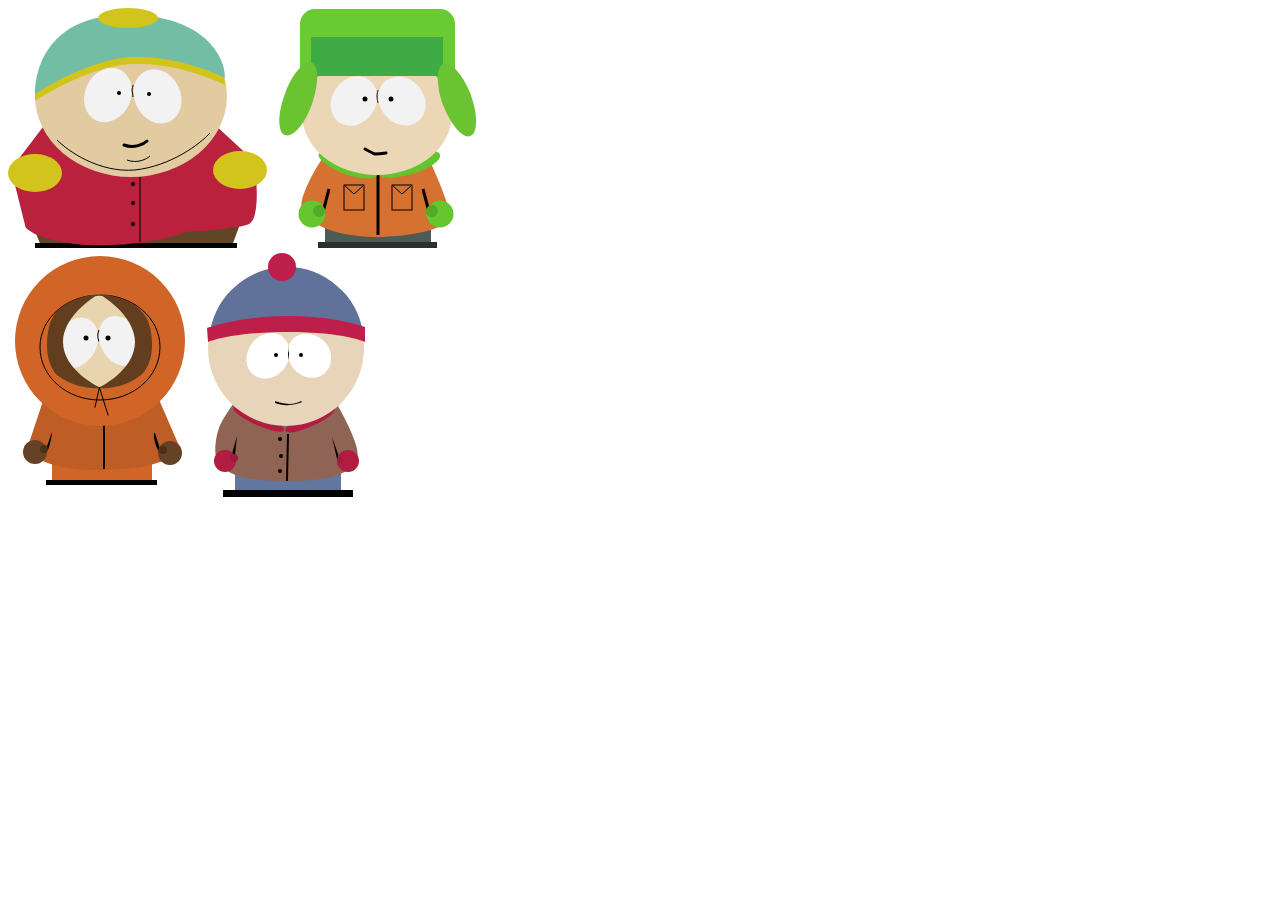
<file: lw14/index.html>
<!DOCTYPE html>
<html lang="ru">
<head>
	<meta charset='utf-8'>
	<title>lw14</title>

</head>
<body>
	<img src="img/kartman.svg" alt="Kartman">
	<img src="img/kyle.svg" alt="Kyle"><br>

	<canvas id="kenny" width='195' height='260' ></canvas>
	<canvas id="sten" width='195' height='260' ></canvas>

	<script src="scripts/script.js"></script>
</body>
</html>
</file>
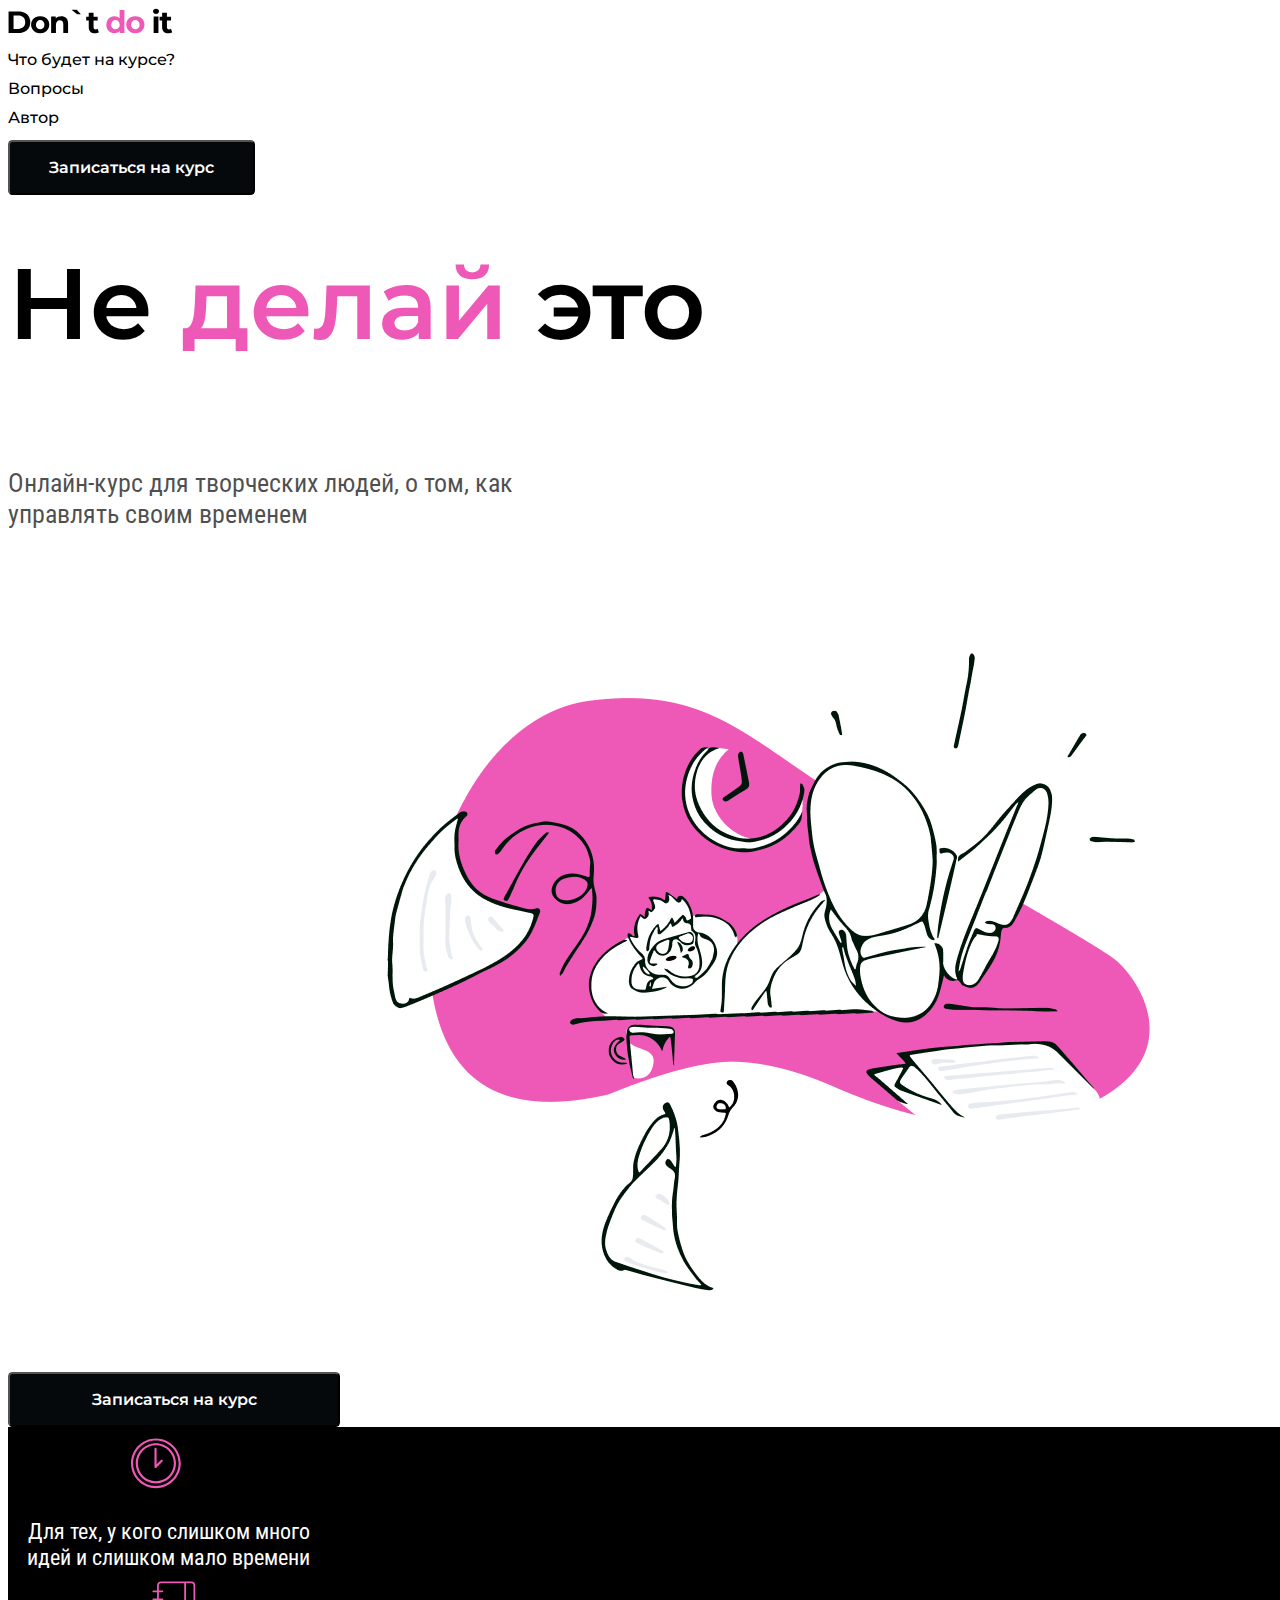
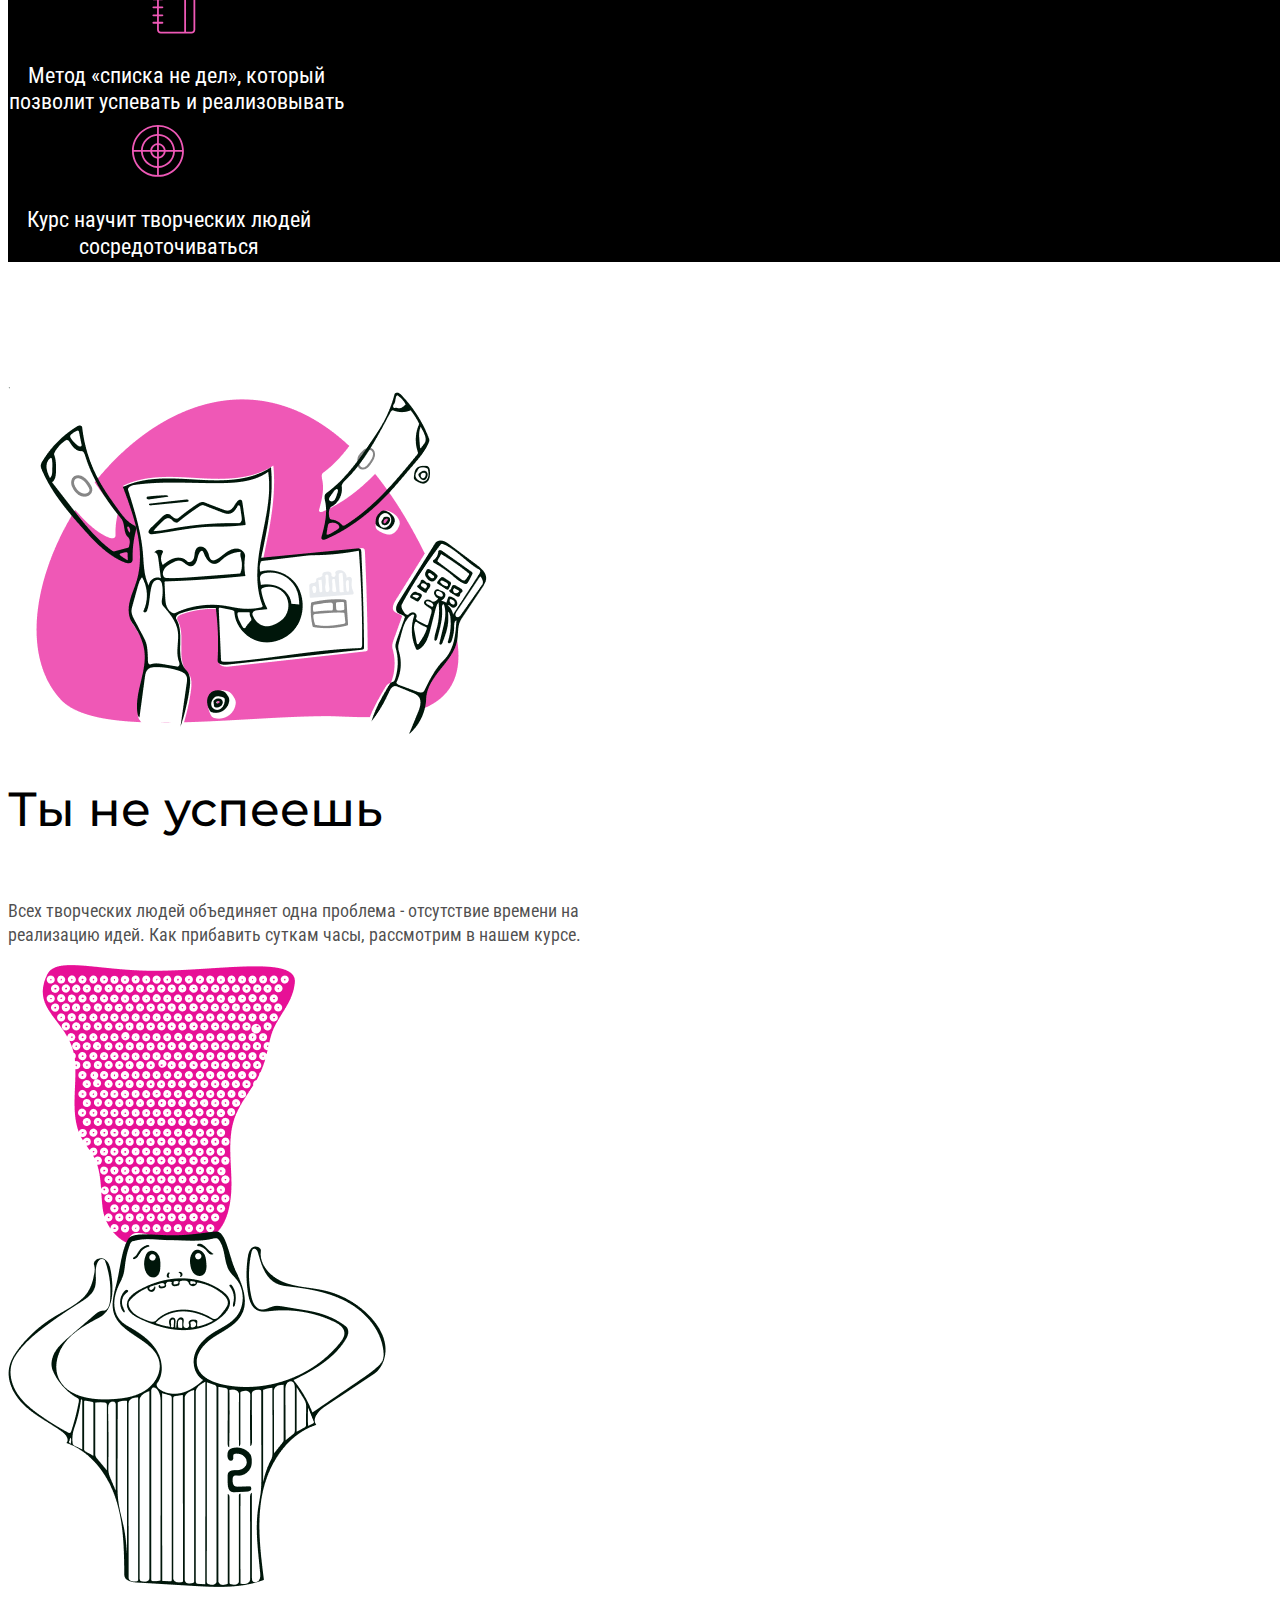
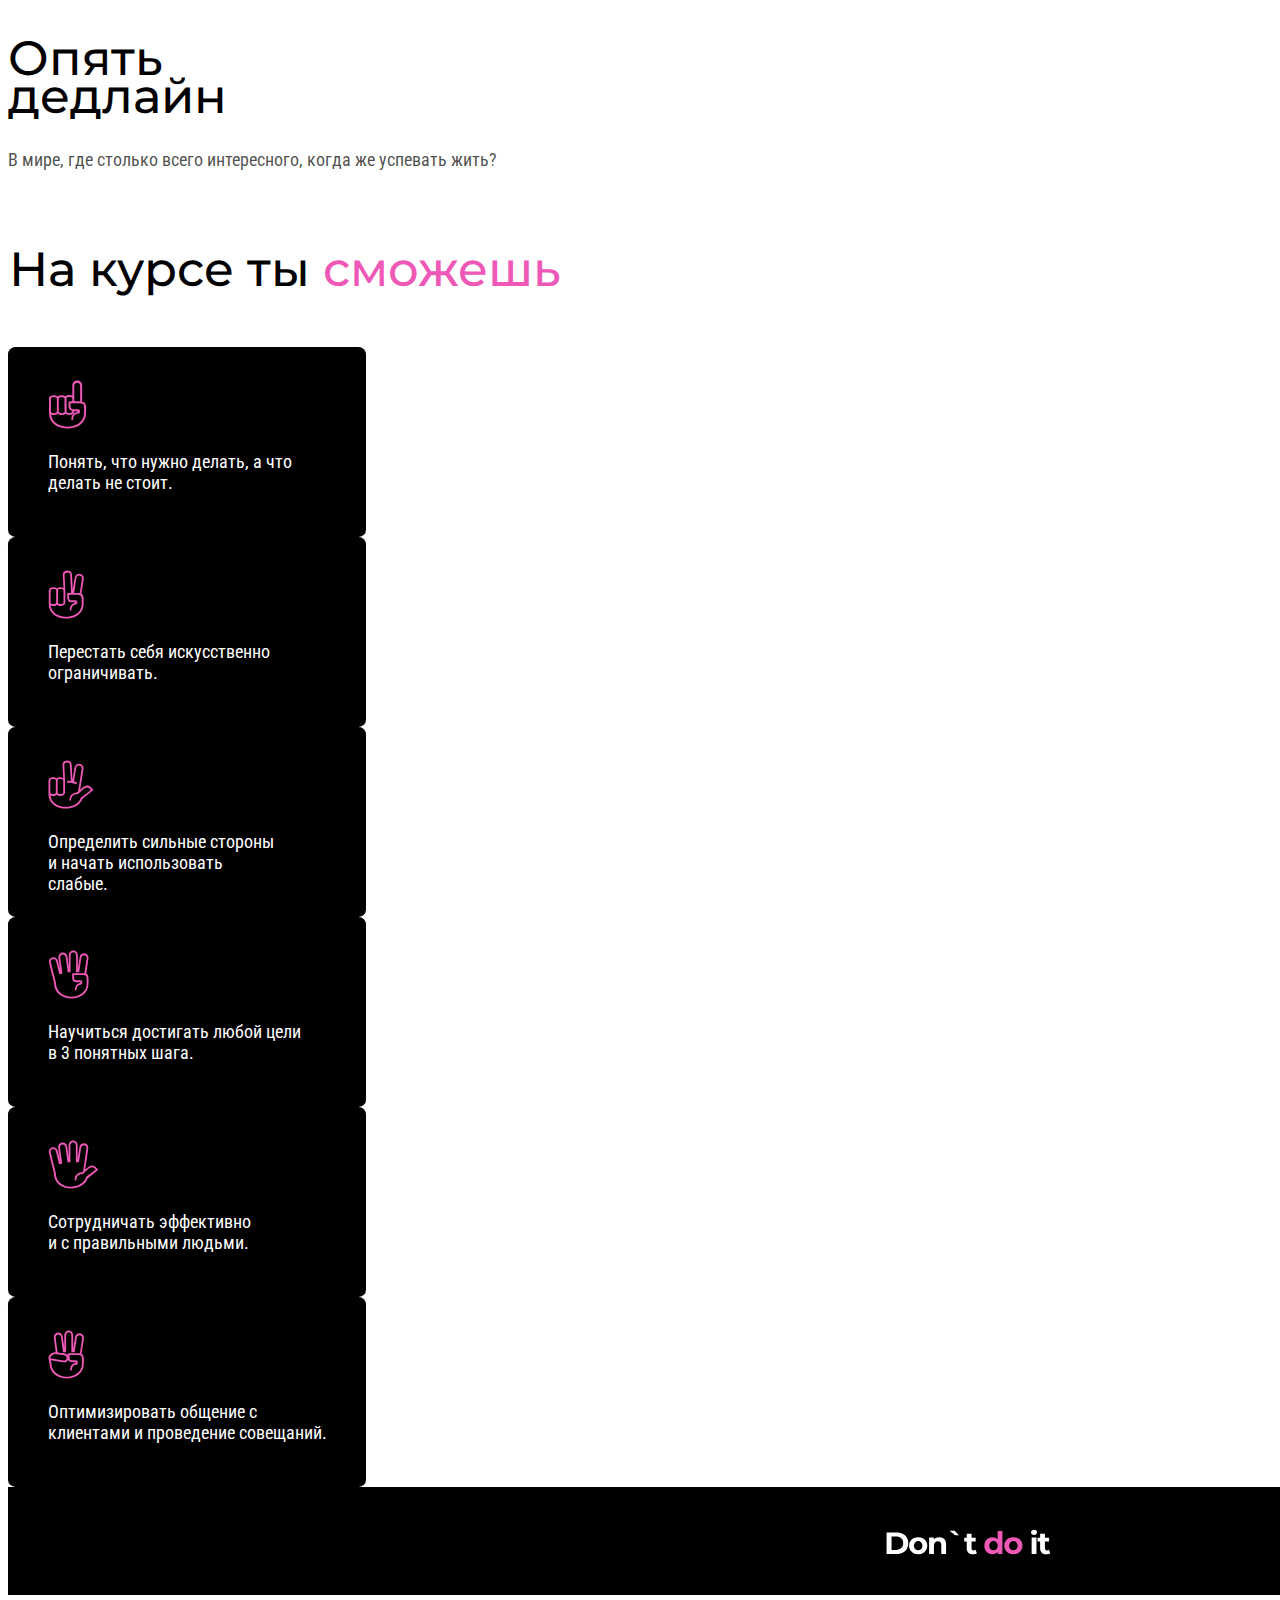
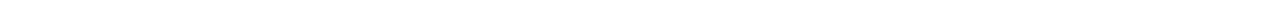
<file: lw5/index.html>
<!DOCTYPE html>
<html lang="ru">
<head>
  <meta charset="UTF-8">
  <title>Don't do it</title>
  <link rel="stylesheet" type="text/css" href="css/style.css">
  <link rel="preconnect" href="https://fonts.googleapis.com/%22%3E">
  <link rel="preconnect" href="https://fonts.gstatic.com/" crossorigin>
  <link href="https://fonts.googleapis.com/css2?family=Montserrat:wght@500;600&family=Roboto+Condensed&display=swap" rel="stylesheet">
</head>
<body>
  <div class="header">
  	<img class="header__logo" src="images/logo.svg" alt="Don't do it">
  	<nav class="header__nav-bar">
  		<p class="header__text text_what-will">Что будет на курсе?</p>
  		<p class="header__text text_questions">Вопросы</p>
  		<p class="header__text text_author">Автор</p>
  	</nav>
  	<button class="header__button button-register">
      Записаться на курс
    </button>
  <div class="top">
  	<h1 class="top__title">Не <span class="text_color">делай</span> это</h1>
  	<p class="top__text">Онлайн-курс для творческих людей, о том, как управлять своим временем </p>
  	<button class="top__button button-register">
  		Записаться на курс
  	</button>
  	<img class="top__image" src="images/done.png"  alt="image">
  </div>
  <div class="short-description">
  	<div class="short-description__time">
      <img class="short-description__image image-time" src="images/time.svg" alt="time">
      <p class="short-description__text text-time">Для тех, у кого слишком много идей и слишком мало времени</p>
  	</div>
  	<div class="short-description__notebook">
      <img class="short-description__image image-notebook" src="images/notebook.svg" alt="notebook">
      <p class="short-description__text text-notebook">Метод «списка не дел», который позволит успевать и 
      реализовывать</p>
  	</div>
  	<div class="short-description__target ">
      <img class="short-description__image image-target" src="images/target.svg" alt="time">
      <p class="short-description__text text-target">Курс научит творческих людей сосредоточиваться</p>
  	</div>  	  	
  </div>
  <div class="blog">
  	<div class="blog__creation">
  	  <img src="images/finances.png" alt="image">
  	  <p class="blog__title title-creation">Ты не успеешь</p>
  	  <p class="blog__text text-creation">Всех творческих людей объединяет одна проблема - отсутствие 
  	  времени на реализацию идей. Как прибавить суткам часы, рассмотрим в нашем курсе.</p>
  	</div>
  	<div class="blog__deadline">
  	  <img src="images/mind_blowing.png" alt="image">
  	  <p class="blog__title title-deadline">Опять дедлайн</p>
  	  <p class="blog__text text-deadline">В мире, где столько всего интересного, когда же успевать 
  	  жить?</p>
  	</div>  	
  </div>
  <div class="about-course">
  	<p class="about-course__title">На курсе ты <span class="text_color">сможешь</span></p>
  	<div class="about-course__first-step about-course_box">
  	  <img class="about-course__images" src="images/finger_one.svg" alt="finger one">
  	  <p class="about-course__first-step-text first-step-text">Понять, что нужно делать, а что делать не
  	   стоит.</p>
  	</div>
  	<div class="about-course__second-step about-course_box">
  	  <img class="about-course__images" src="images/finger_two.svg" alt="finger two">
  	  <p class="about-course__second-step-text second-step-text">Перестать себя искусственно 
  	  ограничивать.</p>
  	</div>  
  	<div class="about-course__third-step about-course_box">
  	  <img class="about-course__images" src="images/finger_three.svg" alt="finger three">
  	  <p class="about-course__third-step_text third-step-text">Определить сильные стороны 
	  и начать использовать слабые.</p>
  	</div> 
  	<div class="about-course__fourth-step about-course_box">
  	  <img class="about-course__images" src="images/finger_four.svg" alt="finger four">
  	  <p class="about-course__fourth-step_text fourth-step-text">Научиться достигать любой цели в 3 
  	  понятных шага.</p>
  	</div> 
  	<div class="about-course__fifth-step about-course_box">
  	  <img class="about-course__images" src="images/finger_five.svg" alt="finger five">
  	  <p class="about-course__fifth-step_text fifth-step-text">Сотрудничать эффективно и с правильными 
  	  людьми.</p>
  	</div> 
  	<div class="about-course__sixth-step about-course_box">
  	  <img class="about-course__images" src="images/finger_six.svg" alt="finger six">
  	  <p class="about-course__sixth-step_text sixth-step-text">Оптимизировать общение с клиентами 
  	  и проведение совещаний.</p>
  	</div>  		
  </div>
  <div class="footer">
  	<img class="footer__image" src="images/logo_footer.svg" alt="logo">
  </div>
</body>
</html>
</file>
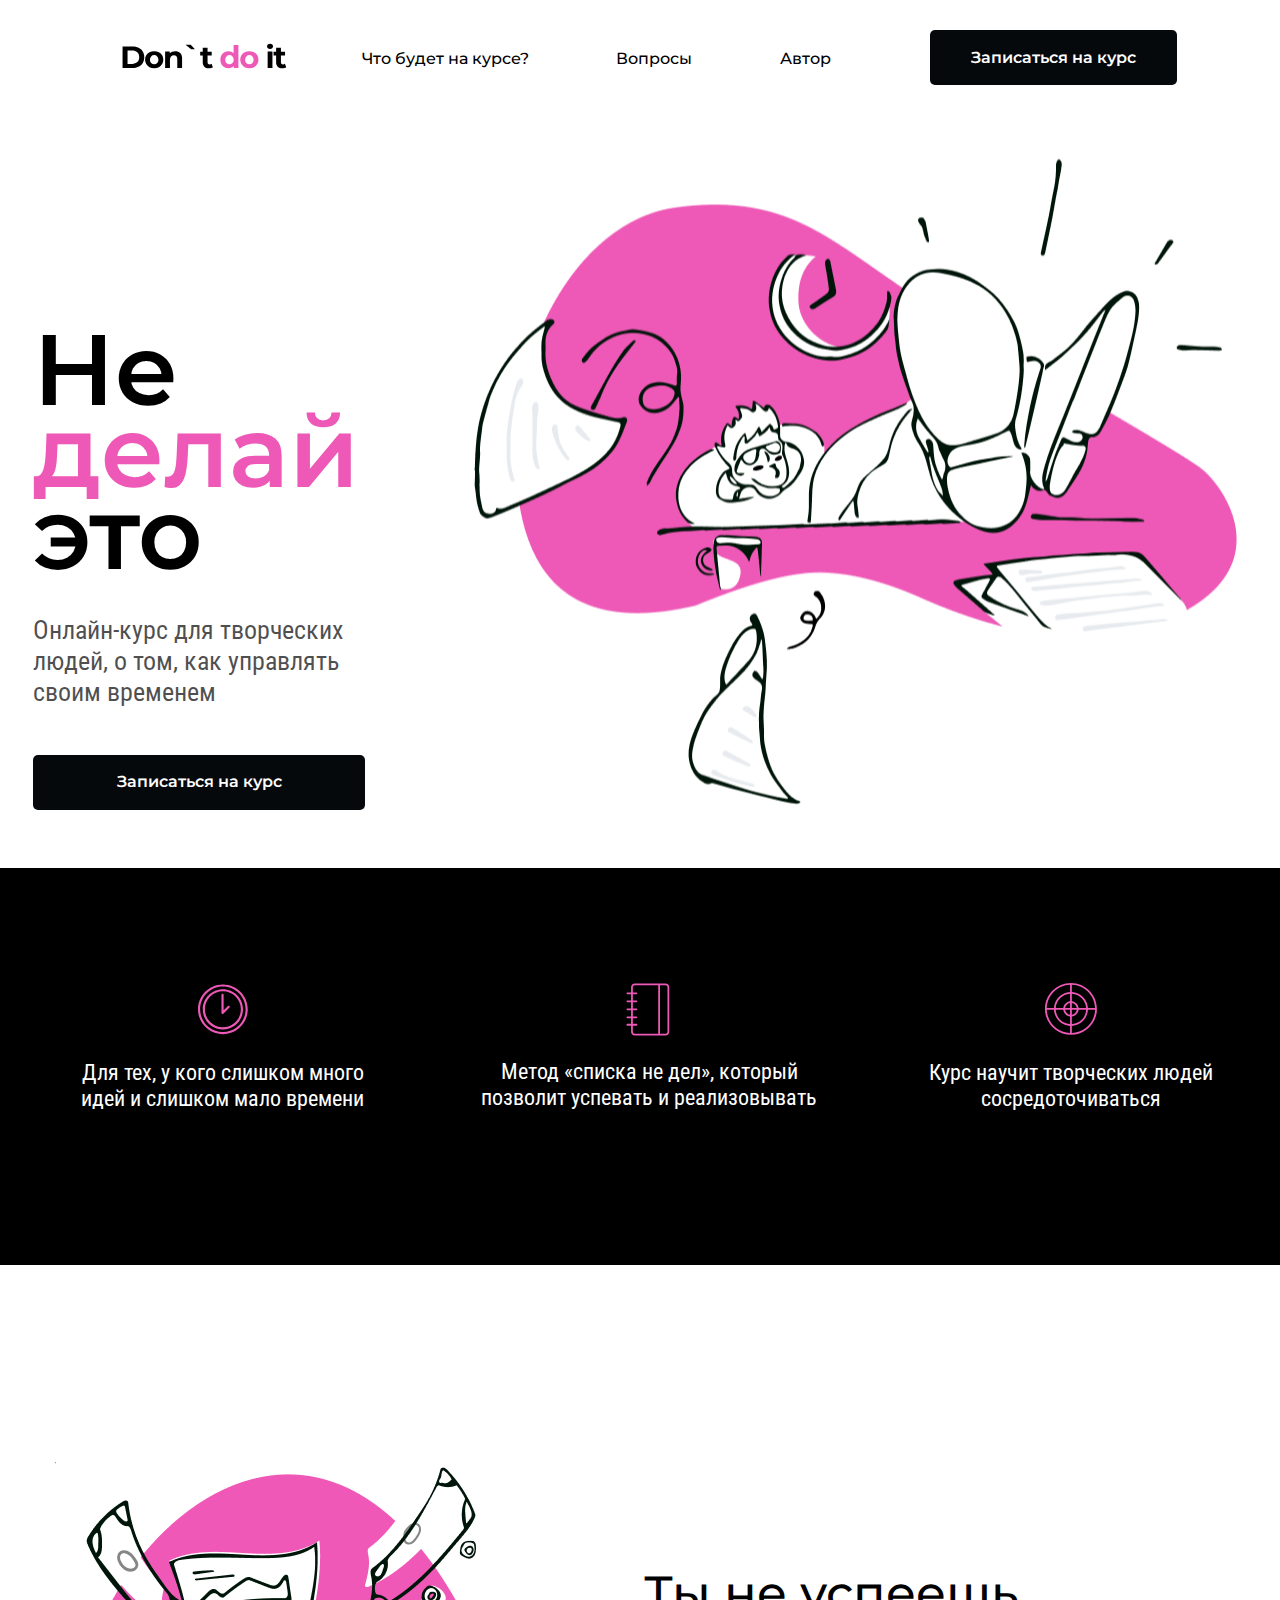
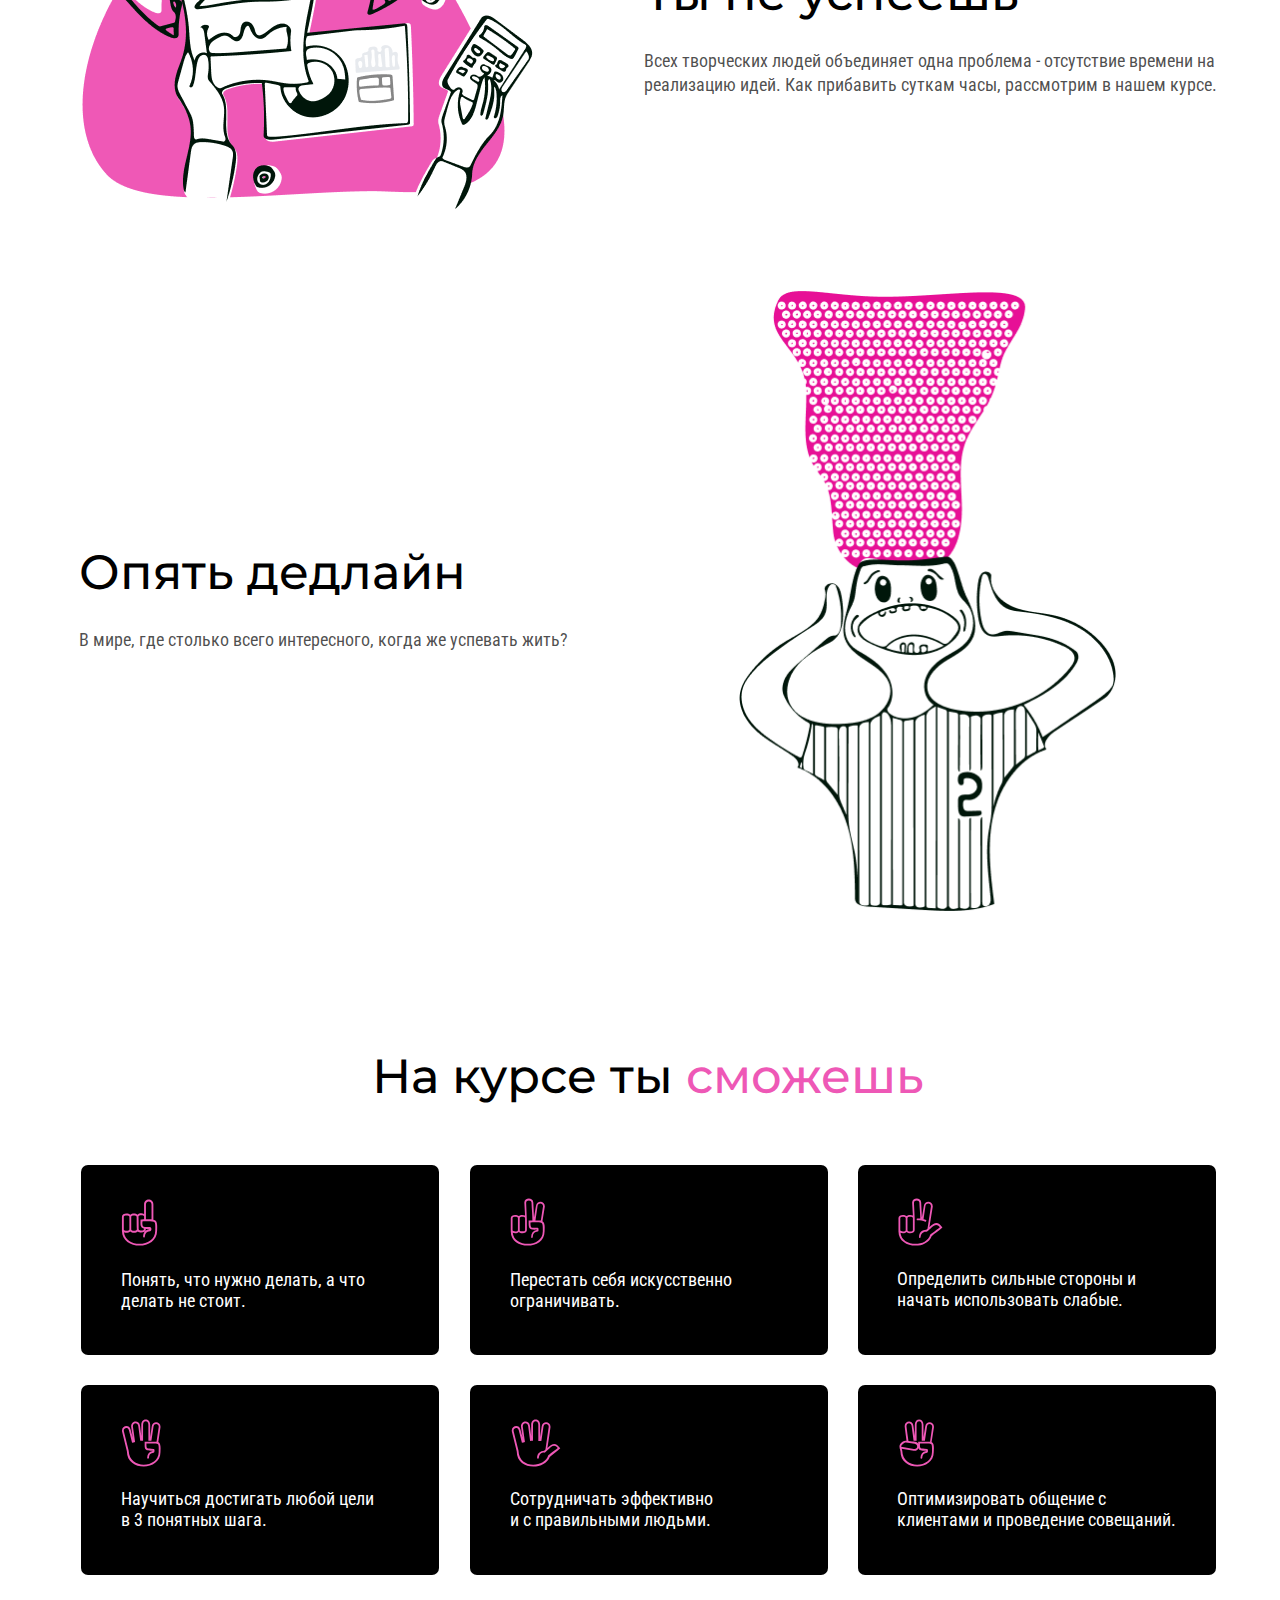
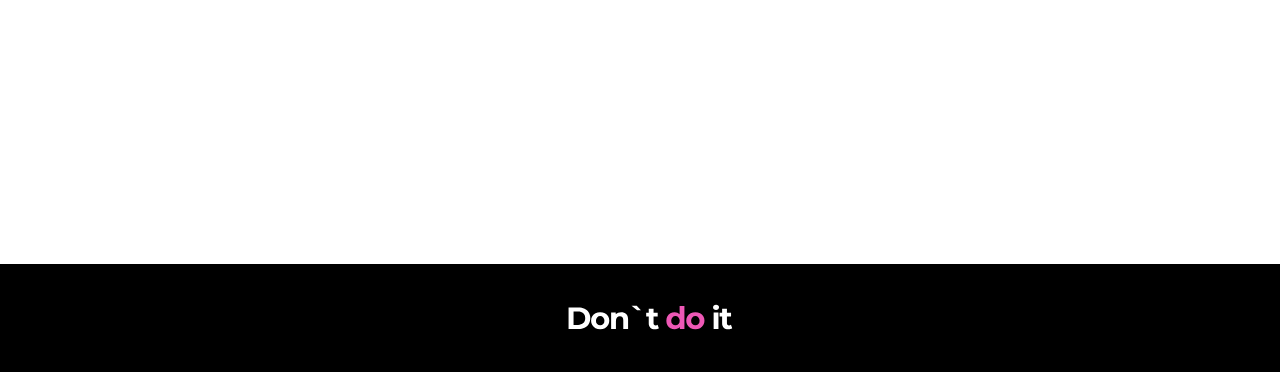
<file: lw6/index.html>
<!DOCTYPE html>
<html lang="ru">
<head>
  <meta charset="UTF-8">
  <title>Don't do it</title>
  <link rel="stylesheet" type="text/css" href="css/style.css">
  <link rel="preconnect" href="https://fonts.googleapis.com/%22%3E">
  <link rel="preconnect" href="https://fonts.gstatic.com/" crossorigin>
  <link href="https://fonts.googleapis.com/css2?family=Montserrat:wght@500;600&family=Roboto+Condensed&display=swap" rel="stylesheet">
</head>
<body>
  <div class="header">
  	<img class="header__logo" src="images/logo.svg" alt="Don't do it">
    <div class="header__nav-bar">
      <nav class="header__link">
        <a href="#aboutCourse" class="header__text text_what-will">Что будет на курсе?</a>
        <a href="#" class="header__text text_questions">Вопросы</a>
        <a href="#" class="header__text text_author">Автор</a>
      </nav>
  	<button class="header__button button-register">
      Записаться на курс
    </button>
    </div>
  </div>  
  <div class="main">
    <div class="top">
      <div class="top__info">
        <h1 class="top__title">Не <span class="text_color">делай</span> это</h1>
        <p class="top__text">Онлайн-курс для творческих людей, о том, как управлять своим временем </p>
        <button class="top__button button-register">
          Записаться на курс
        </button>
      </div>
      <img class="top__image" src="images/done.png"  alt="image">
    </div>
    <div class="short-description">
      <div class="short-descritpion__content">
        <div class="short-description__time">
          <img class="short-description__image image-time" src="images/time.svg" alt="time">
          <p class="short-description__text text-time short-description_text">Для тех, у кого слишком много идей и слишком мало времени</p>
        </div>
        <div class="short-description__notebook">
          <img class="short-description__image image-notebook" src="images/notebook.svg" alt="notebook">
          <p class="short-description__text text-notebook short-description_text">Метод «списка не дел», который позволит успевать и 
          реализовывать</p>
        </div>
        <div class="short-description__target ">
          <img class="short-description__image image-target" src="images/target.svg" alt="time">
          <p class="short-description__text text-target short-description_text">Курс научит творческих людей сосредоточиваться</p>
        </div>  
      </div>	  	
    </div>
    <div class="blog">
      <div class="blog__creation">
        <img class="blog__finances_image" src="images/finances.png" alt="image">
        <div class="finances_content">
          <p class="blog__title title-creation">Ты не успеешь</p>
          <p class="blog__text text-creation">
            Всех творческих людей объединяет одна проблема - отсутствие 
            времени на реализацию идей. Как прибавить суткам часы, рассмотрим в нашем курсе.
          </p>
        </div>
      </div>
      <div class="blog__deadline">
        <div class="deadline_content">
          <p class="blog__title title-deadline">Опять дедлайн</p>
          <p class="blog__text text-deadline">
            В мире, где столько всего интересного, когда же успевать жить?
          </p>
        </div>
        <img class="blog__blowing_image" src="images/mind_blowing.png" alt="image">
      </div>  	
    </div>
    <div class="about-course" id="aboutCourse">
      <p class="about-course__title">На курсе ты <span class="text_color">сможешь</span></p>
      <div class="about-course-tiles">
        <div class="about-course-box">
          <img class="about-course__images image_first" src="images/finger_one.svg" alt="finger one">
          <p class="about-course__text first-step-text">
            Понять, что нужно делать, а что делать не стоит.
          </p>
        </div>
        <div class="about-course-box">
          <img class="about-course__images image_second" src="images/finger_two.svg" alt="finger two">
          <p class="about-course__text second-step-text">Перестать себя искусственно 
          ограничивать.</p>
        </div>  
        <div class="about-course-box">
          <img class="about-course__images image_third" src="images/finger_three.svg" alt="finger three">
          <p class="about-course__text third-step-text">Определить сильные стороны 
        и начать использовать слабые.</p>
        </div> 
        <div class="about-course-box">
          <img class="about-course__images image_fourth" src="images/finger_four.svg" alt="finger four">
          <p class="about-course__text fourth-step-text">Научиться достигать любой цели в 3 
          понятных шага.</p>
        </div> 
        <div class="about-course-box">
          <img class="about-course__images image_fifth" src="images/finger_five.svg" alt="finger five">
          <p class="about-course__text fifth-step-text">Сотрудничать эффективно и с правильными 
          людьми.</p>
        </div> 
        <div class="about-course-box">
          <img class="about-course__images image_sixth" src="images/finger_six.svg" alt="finger six">
          <p class="about-course__text sixth-step-text">Оптимизировать общение с клиентами 
          и проведение совещаний.</p>
        </div>  
      </div>		
    </div>
  </div>
  <div class="footer">
  	<img class="footer__image" src="images/logo_footer.svg" alt="logo">
  </div>
</body>
</html>
</file>
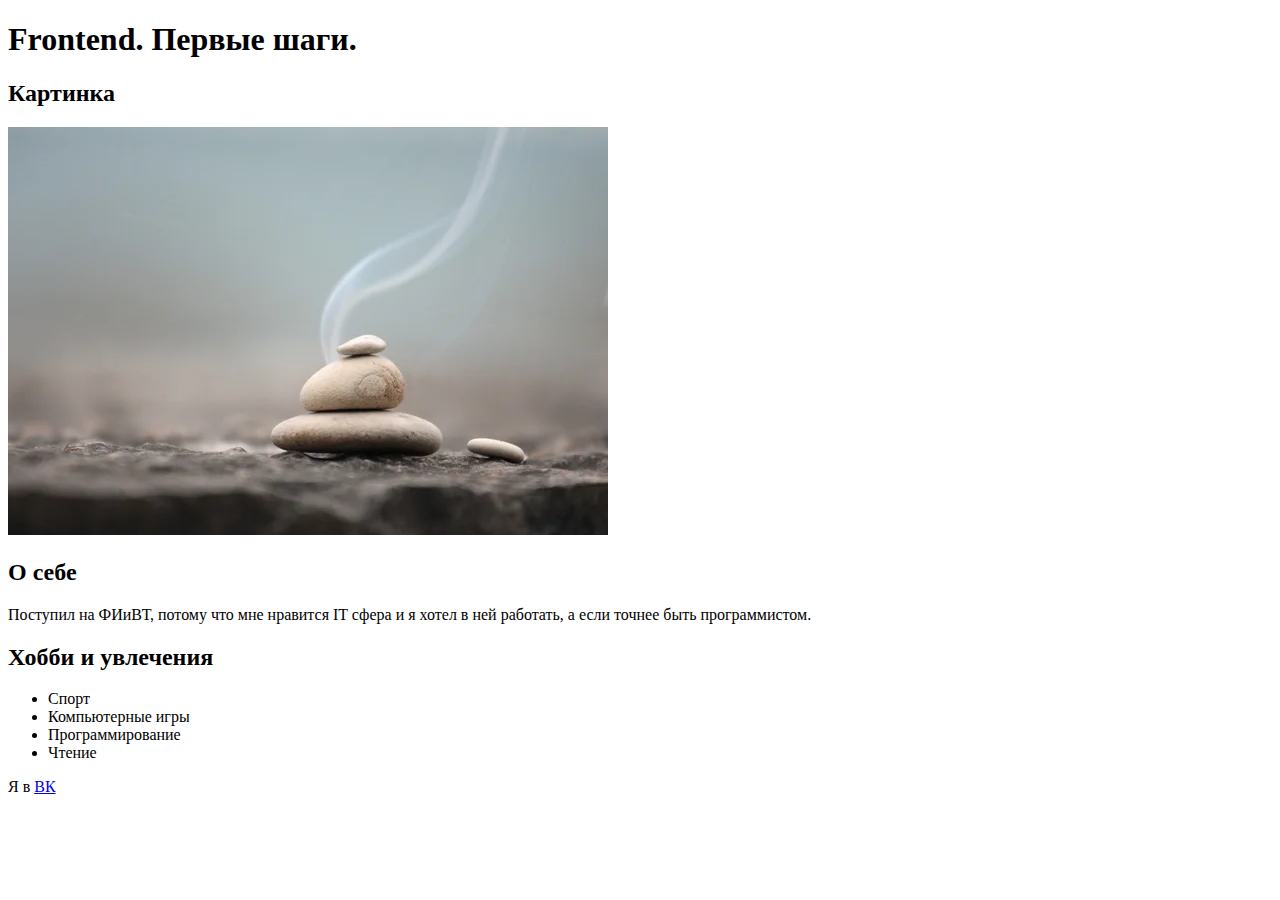
<file: lw4/task1.html>
<!DOCTYPE html>
<html lang="ru">
<head>
  <meta charset="UTF-8">
  <title>Frontend начало</title>
</head>
<body>
  <header>
    <h1>Frontend. Первые шаги.</h1>
  </header>
  <section>
    <h2>Картинка</h2>
	<img src="stone.jpg" alt="Картинка"/>
	<h2>О себе</h2>
	<p>
	  Поступил на ФИиВТ, потому что мне нравится IT сфера и я хотел в ней работать, а если точнее быть программистом.
	</p>
	<h2>Хобби и увлечения</h2>
	<ul>
	  <li>Спорт</li>
	  <li>Компьютерные игры</li>
	  <li>Программирование</li>
	  <li>Чтение</li>
	</ul>
  </section>
  <footer>
   <p>
     Я в <a href="https://vk.com/in1or" target="_blank">ВК</a>
   </p>
  </footer>
</body>
</html>
</file>
<file: lw5/css/style.css>
.header__nav-bar
{
	font: normal 500 16px/0.8 'Montserrat';
	color: #000;
}

.text_what-will
{
	width: 171px;
}

.text_questions
{
	width: 77px;
}

.text_author
{
	width: 51px;
}

.header__button
{
	width: 247px;
	height: 55px;
	background: #05090c;
	border-radius: 4.59px;
	font: normal 600 16px/1 'Montserrat';	
	color: #fff;	
}

.top__button
{
	width: 332px;
	height: 55px;
	background: #05090c;
	border-radius: 4.59px;
	font: normal 600 16px/1 'Montserrat';
	color: #fff;		
}

.top__title
{
	width: 745px;
	height: 138.31px;
	font: normal 600 100px/0.82 'Montserrat';
	color: #000;
}

.top__text
{
	width: 545px;
	height: 62px;
	font: normal 400 26px/1.2 'Roboto Condensed';
	color: rgba(0, 0, 0, 0.7);
}

.text_color
{
	color: #ee58b6;
}

.short-description
{
	width: 1920px;
	background: #000;
}

.short-description__time
{
	width: 285px;
	height: 145px;
}

.image-time
{
	margin-top: 5.41px;
	margin-left: 118px;
}

.text-time
{
	padding: 0px 0px 0px 9px;
	width: 303px;
	height: 52px;
	font: normal 400 22px/1.2 'Roboto Condensed';
	color: #fff;
	text-align: center;
}

.short-description__notebook
{
	width: 337px;
	height: 145px;
}

.image-notebook
{
	margin-top: 4.42px;
	margin-left: 135.42px;
}

.text-notebook
{
	width: 337px;
	height: 52px;
	font: normal 400 22px/1.2 'Roboto Condensed';
	color: #fff;
	text-align: center;
}

.short-description__target
{
	width: 293px;
	height: 145px;
}

.image-target
{
	margin-top: 3.93px;
	margin-left: 119.99px;
}

.text-target
{
	padding: 0px 0px 0px 9px;
	width: 303.95px;
	height: 52px;
	font: normal 400 22px/1.2 'Roboto Condensed';
	color: #fff;	
	text-align: center;
}

.blog
{
	width: 1920px;
}

.blog__creation
{
	width: 1136px;
}

.title-creation
{
	width: 376px;
	height: 61px;
	font: normal 500 48px/38px 'Montserrat';
	color: #000;	
}

.text-creation
{
	width: 574px;
	height: 48px;
	font: normal 400 18px/24px 'Roboto Condensed';
	color: rgba(0, 0, 0, 0.7);
}

.blog__deadline
{
	width: 1135px;
}


.title-deadline
{
	width: 386px;
	height: 61px;
	font: normal 500 48px/38px 'Montserrat';
	color: #000;	
}

.text-deadline
{
	width: 574px;
	height: 44px;
	font: normal 400 18px/24px 'Roboto Condensed';
	color: rgba(0, 0, 0, 0.7);
}

.about-course
{
	width: 1920px;
}

.about-course__title
{
	width: 553px;
	height: 59px;
	font: normal 500 48px/59px 'Montserrat';
	text-align: center;
	color: #000;
}

.about-course__images
{
	padding: 33px 0px 0px 40px;
}

.about-course__first-step
{
	width: 358px;
	height: 190px;
	background: #000;
	border-radius: 7.35px;	
}

.first-step-text
{
	padding: 0px 0px 0px 40.25px;
	width: 269.77px;
	height: 51.5px;
	font: normal 400 18px/21px 'Roboto Condensed';
	color: #fff;
}

.about-course__second-step
{
	width: 358px;
	height: 190px;
	background: #000;
	border-radius: 7.35px;	
}

.second-step-text
{
	padding: 0px 0px 0px 40.25px;
	width: 269.77px;
	height: 51.5px;
	font: normal 400 18px/21px 'Roboto Condensed';
	color: #fff;
}

.about-course__third-step
{
	width: 358px;
	height: 190px;
	background: #000;
	border-radius: 7.35px;	
}

.third-step-text
{
	padding: 0px 0px 0px 40.25px;
	width: 238.77px;
	height: 51.5px;
	font: normal 400 18px/21px 'Roboto Condensed';
	color: #fff;
}

.about-course__fourth-step
{
	width: 358px;
	height: 190px;
	background: #000;
	border-radius: 7.35px;	
}

.fourth-step-text
{
	padding: 0px 0px 0px 40.25px;
	width: 263.77px;
	height: 51.5px;
	font: normal 400 18px/21px 'Roboto Condensed';
	color: #fff;
}

.about-course__fifth-step
{
	width: 358px;
	height: 190px;
	background: #000;
	border-radius: 7.35px;	
}

.fifth-step-text
{
	padding: 0px 0px 0px 40.25px;
	width: 209.77px;
	height: 51.5px;
	font: normal 400 18px/21px 'Roboto Condensed';
	color: #fff;
}

.about-course__sixth-step
{
	width: 358px;
	height: 190px;
	background: #000;
	border-radius: 7.35px;	
}

.sixth-step-text
{
	padding: 0px 0px 0px 40.25px;
	width: 286px;
	height: 52px;
	font: normal 400 18px/21px 'Roboto Condensed';
	color: #fff;
}

.footer
{
	width: 1920px;
	height: 108px;
	background: #000;	
}

.footer__image
{
	padding: 32px 876px;
	width: 167px;
	height: 48px;
	text-align: center;
	align-content: center;
}
</file>
<file: lw6/css/style.css>
*
{
    margin: 0;
	padding: 0;
}

.header
{	
	width: 100%;
	display: flex;
    justify-content: space-between;
    align-items: center;	
}

.header__logo
{
	margin-top: 27px;
	margin-left: 122px;
}

.header__nav-bar
{
	margin-top: 30px;
	margin-right: 103px;
	display: flex;
	flex-grow: 1;
	justify-content: flex-end;
}

.header__link
{
	margin-top: 4px;
	font: normal 500 16px/0.8 'Montserrat';
	color: #000;
	display: flex;
    justify-content: flex-end;
    align-items: center;	
}

.header__text
{
	text-decoration: none;
	color: #000;
}

.text_what-will
{
	max-width: 168px;
	margin-right: 87px;
}

.text_questions
{
	max-width: 77px;
	margin-right: 88px;
}

.text_author
{
	max-width: 51px;
	margin-right: 99px;
}

.header__button
{	
	position: relative;
	width: 247px;
}

.button-register
{
	height: 55px;
	background: #05090c;
	border-radius: 5px;
	font: normal 600 16px/1 'Montserrat';
	color: #fff;	
	border: none;	
}

.main
{
	margin-top: 30px;
	display: flex;
	flex-direction: column;
	align-items: center;
}

.top
{
	max-width: 1700px;
	display: flex;

}

.top__info
{
	max-width: 865px;
	padding-left: 33px;
	padding-top: 146px;
	margin-right: 14px;
}

.top__button
{
	width: 332px;
}

.top__title
{
	max-width: 745px;
	margin-top: 67px;
	font: normal 600 100px/0.82 'Montserrat';
	color: #000;
}

.top__text
{
	max-width: 545px;
	margin-top: 41px;
	font: normal 400 26px/1.2 'Roboto Condensed';
	color: rgba(0, 0, 0, 0.7);
}

.text_color
{
	color: #ee58b6;
}

.top__button
{
	margin-top: 46px;
}

.top__image
{
	margin-left: 34px;
	max-width: 849px;
}

.short-description
{
	margin-top: 58px;
	display: flex;
	width: 100%;
	background: #000;
	justify-content: center;
}

.short-descritpion__content
{	
	margin-bottom: 142px;
	max-width: 1158px;
	margin-top: 111px;
	padding-bottom: 11px;
	display: flex;
}

.short-description_text
{
	font: normal 400 22px/1.2 'Roboto Condensed';
	color: #fff;
}
/* --------------------------------- */
.short-description__time
{
	margin-right: 96px;
    margin-left: 10px;
    max-width: 303px;
	display: flex;
	flex-direction: column;
}

.image-time
{ 
	max-width: 60px;
	margin-left: 122px;
}

.text-time
{
	margin-top: 21px;
	text-align: center;
}
/* --------------------------------- */
.short-description__notebook
{
	margin-right: 95px;
	max-width: 358px;
	display: flex;
	flex-direction: column;
}

.image-notebook
{
	max-width: 61px;
	margin-left: 147px;
}

.text-notebook
{
	margin-top: 20px;
	text-align: center;
}
/* --------------------------------- */
.short-description__target
{
	width: 304px;
	display: flex;
	flex-direction: column;
	align-items: center;
}

.image-target
{
	margin-left: 1px;
}

.text-target
{
	margin-top: 21px;
	text-align: center;
}
/* --------------------------------- */
.blog
{
	display: flex;
	flex-direction: column;
	align-items: center;
	margin-top: 187px;
}

.blog__creation
{	
	margin-top: 0px;
	display: flex;
	justify-content: space-around;
}

.blog__finances_image
{
	margin-right: 108px;
	max-width: 538px;
	max-height: 361px;
}

.finances_content
{
	margin-top: 122px;
	margin-right: 9px;
}

.blog__deadline
{
	margin-top: 78px;
	display: flex;
	justify-content: flex-end;
}

.blog__blowing_image
{
	max-width: 377px;
	max-height: 620px;
	margin-right: 85px;
}

.deadline_content
{
	margin-top: 262px;
	margin-right: 171px;
}

.blog__title
{
	font: normal 500 48px/38px 'Montserrat';
	color: #000;	
}
.blog__text
{
	margin-top: 37px;
	max-width: 574px;
	font: normal 400 18px/24px 'Roboto Condensed';
	color: rgba(0, 0, 0, 0.7);
}

.about-course
{
	margin-top: 71px;
	max-width: 1235px;
	display: flex;
	flex-direction: column;
}

.about-course-tiles
{
	margin-top: 59px;
	margin-left: 47px;
	max-width: 1165px;
	display: flex;
	justify-content: space-between;
	flex-wrap: wrap;
}

.about-course__title
{	
	margin-top: 65px;
	margin-left: 16px;
	font: normal 500 48px/59px 'Montserrat';
	text-align: center;
	color: #000;
}


.about-course-box
{
	margin-right: 30px;
	margin-bottom: 30px;
	display: flex;
	flex-grow: 1;
	flex-direction: column;
	max-width: 358px;
	max-height: 190px;
	background: #000;
	border-radius: 7px;	
}

.about-course__text
{	
	padding-bottom: 45px;
	font: normal 400 18px/21px 'Roboto Condensed';
	color: #fff;
}

.image_first
{
	margin-top: 34px;
	margin-left: 40px;
	max-width: 37px;
}

.first-step-text
{
	margin-top: 23px;
	margin-left: 40px;
	max-width: 270px;
}

.image_second
{
	margin-top: 33px;
	margin-left: 40px;
	max-width: 35px;
}

.second-step-text
{
	margin-top: 23px;
	margin-left: 40px;
	max-width: 270px;
}

.image_third
{
	margin-top: 33px;
	margin-left: 40px;
	max-width: 45px;
}

.third-step-text
{
	margin-top: 22px;
	margin-left: 39px;
	max-width: 239px;
}

.image_fourth
{
	margin-top: 34px;
	margin-left: 40px;
	max-width: 40px;
}

.fourth-step-text
{
	margin-top: 21px;
	margin-left: 40px;
	max-width: 260px;
}

.image_fifth
{
	margin-top: 34px;
	margin-left: 41px;
	max-width: 50px;
}

.fifth-step-text
{
	margin-top: 21px;
	margin-left: 40px;
	max-width: 210px;
}

.image_sixth
{
	margin-top: 34px;
	margin-left: 41px;
	max-width: 35px;
}

.sixth-step-text
{
	margin-top: 21px;
	margin-left: 39px;
	max-width: 286px;
}

.footer
{
	margin-top: 259px;
	display: flex;
	justify-content: center;
	background: #000;	
}

.footer__image
{
	margin-left: 18px;
	margin-top: 30px;
	margin-bottom: 30px;
	max-width: 167px;
	max-height: 108px;
}
</file>
